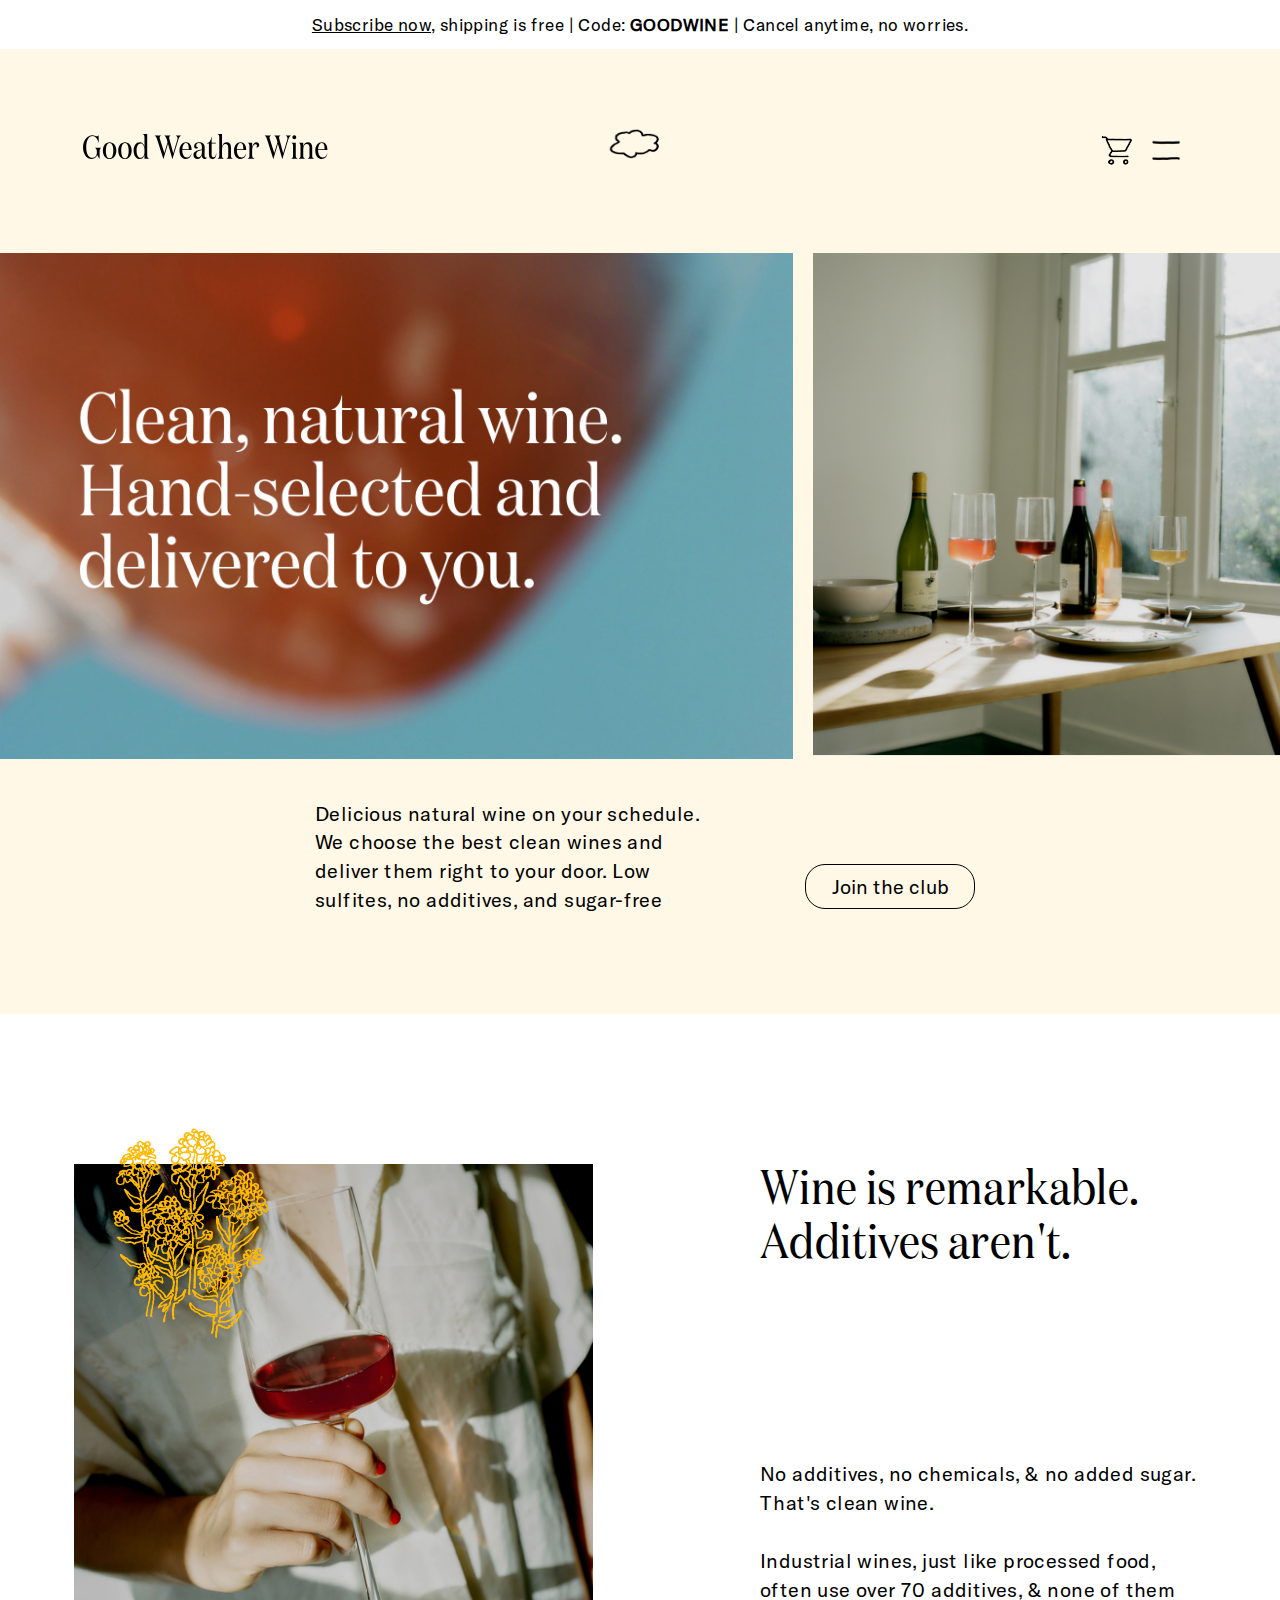
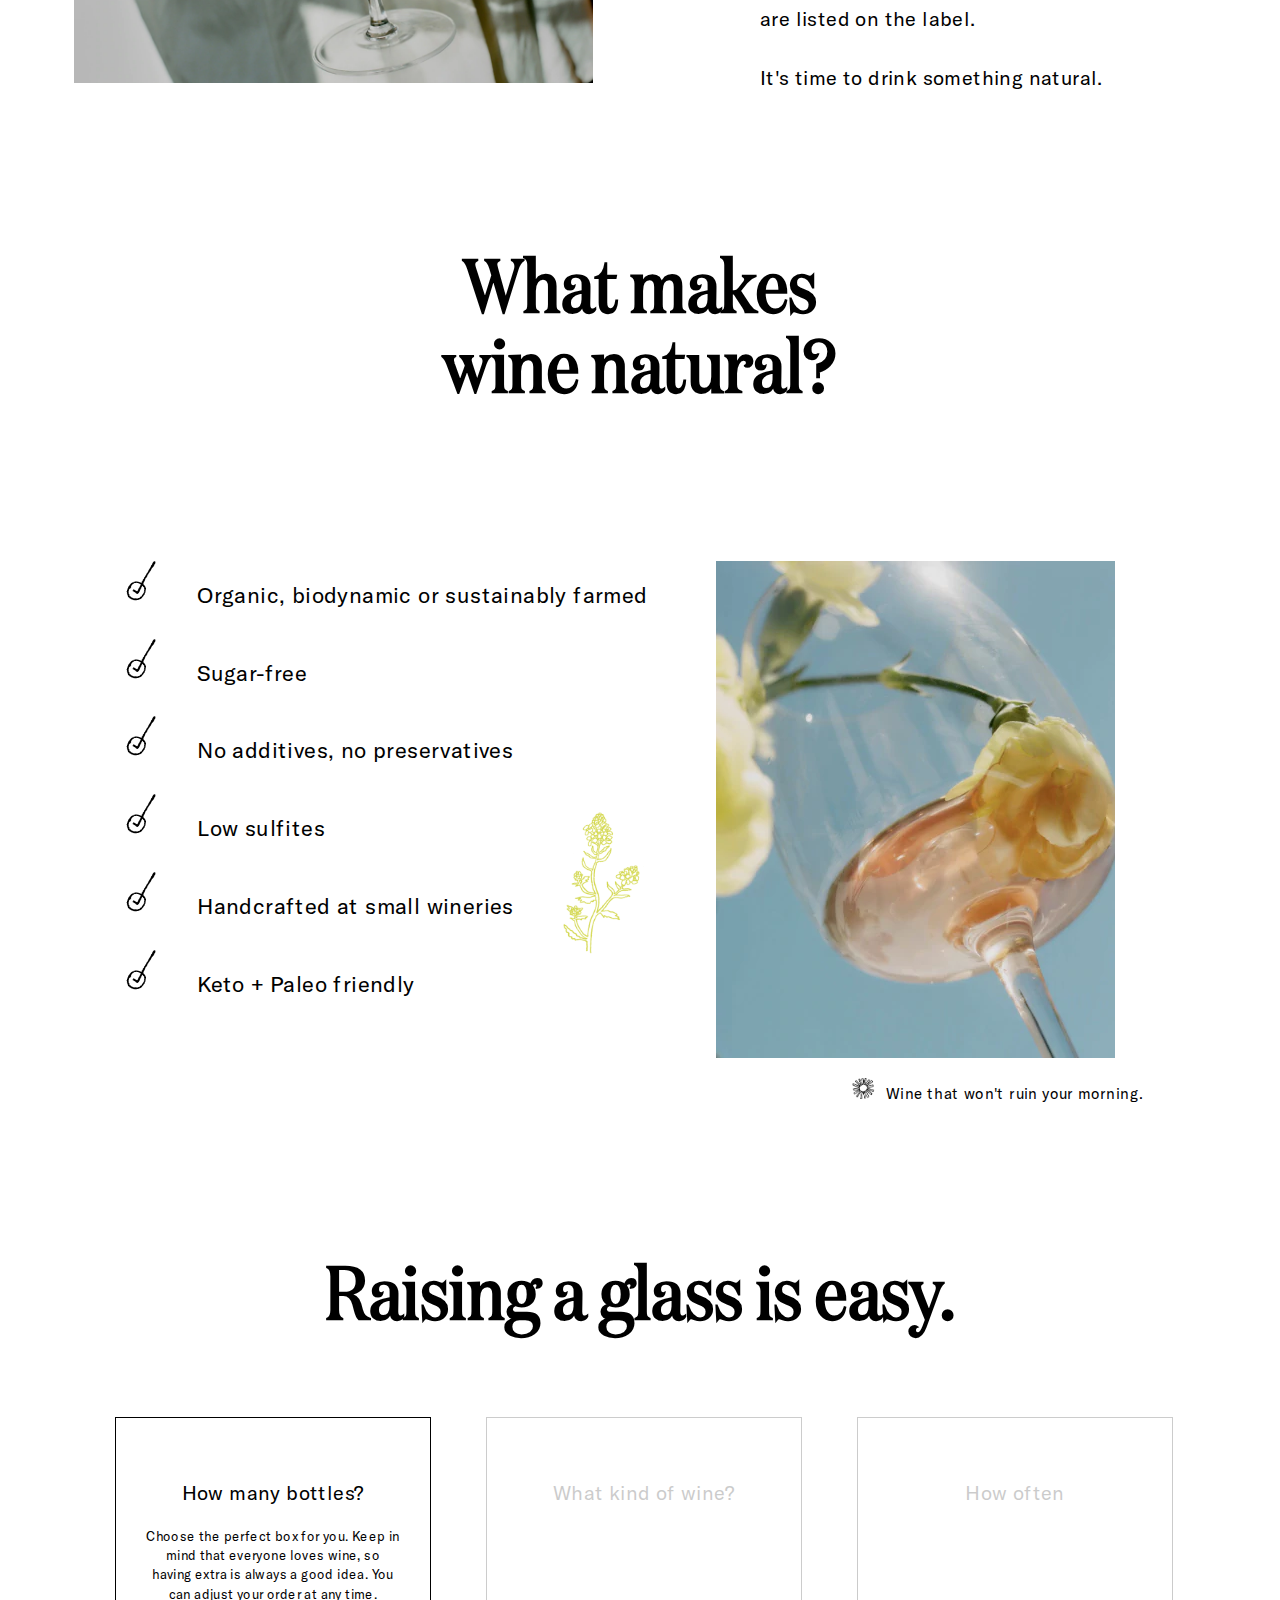
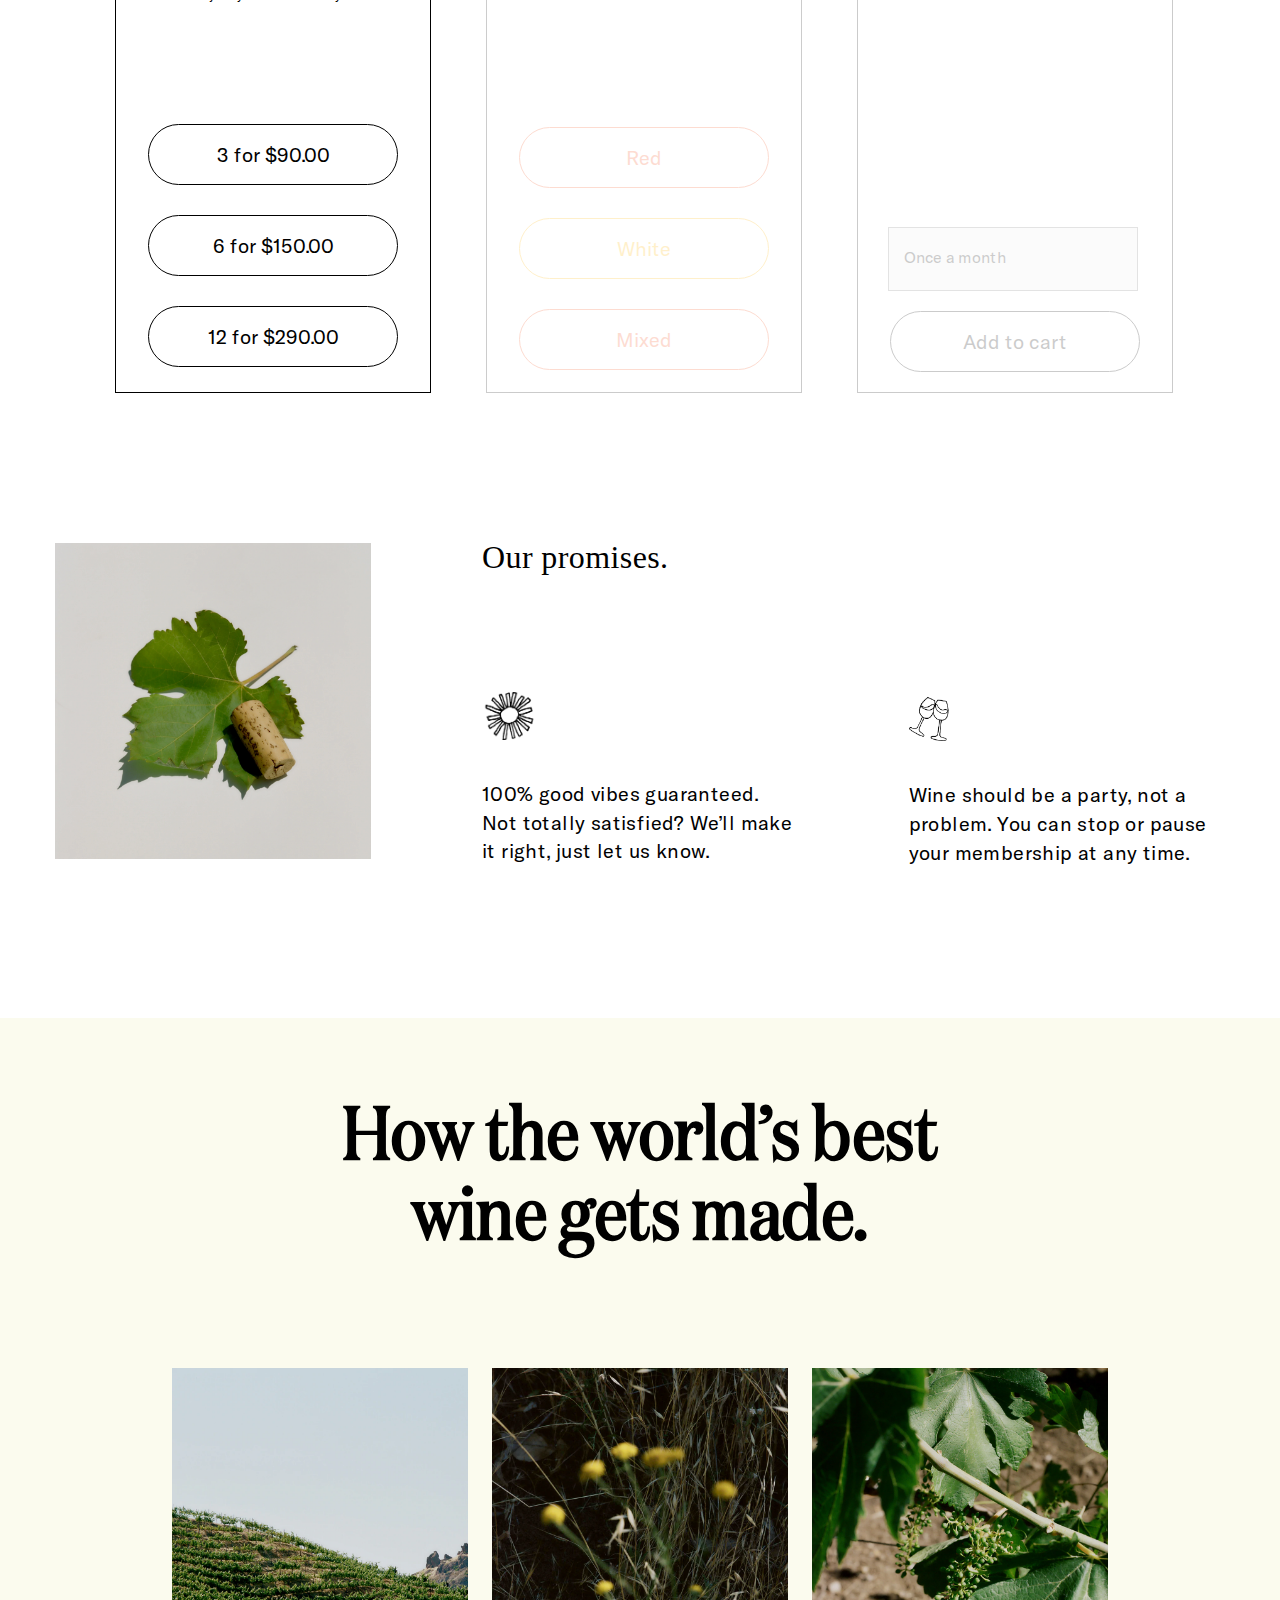
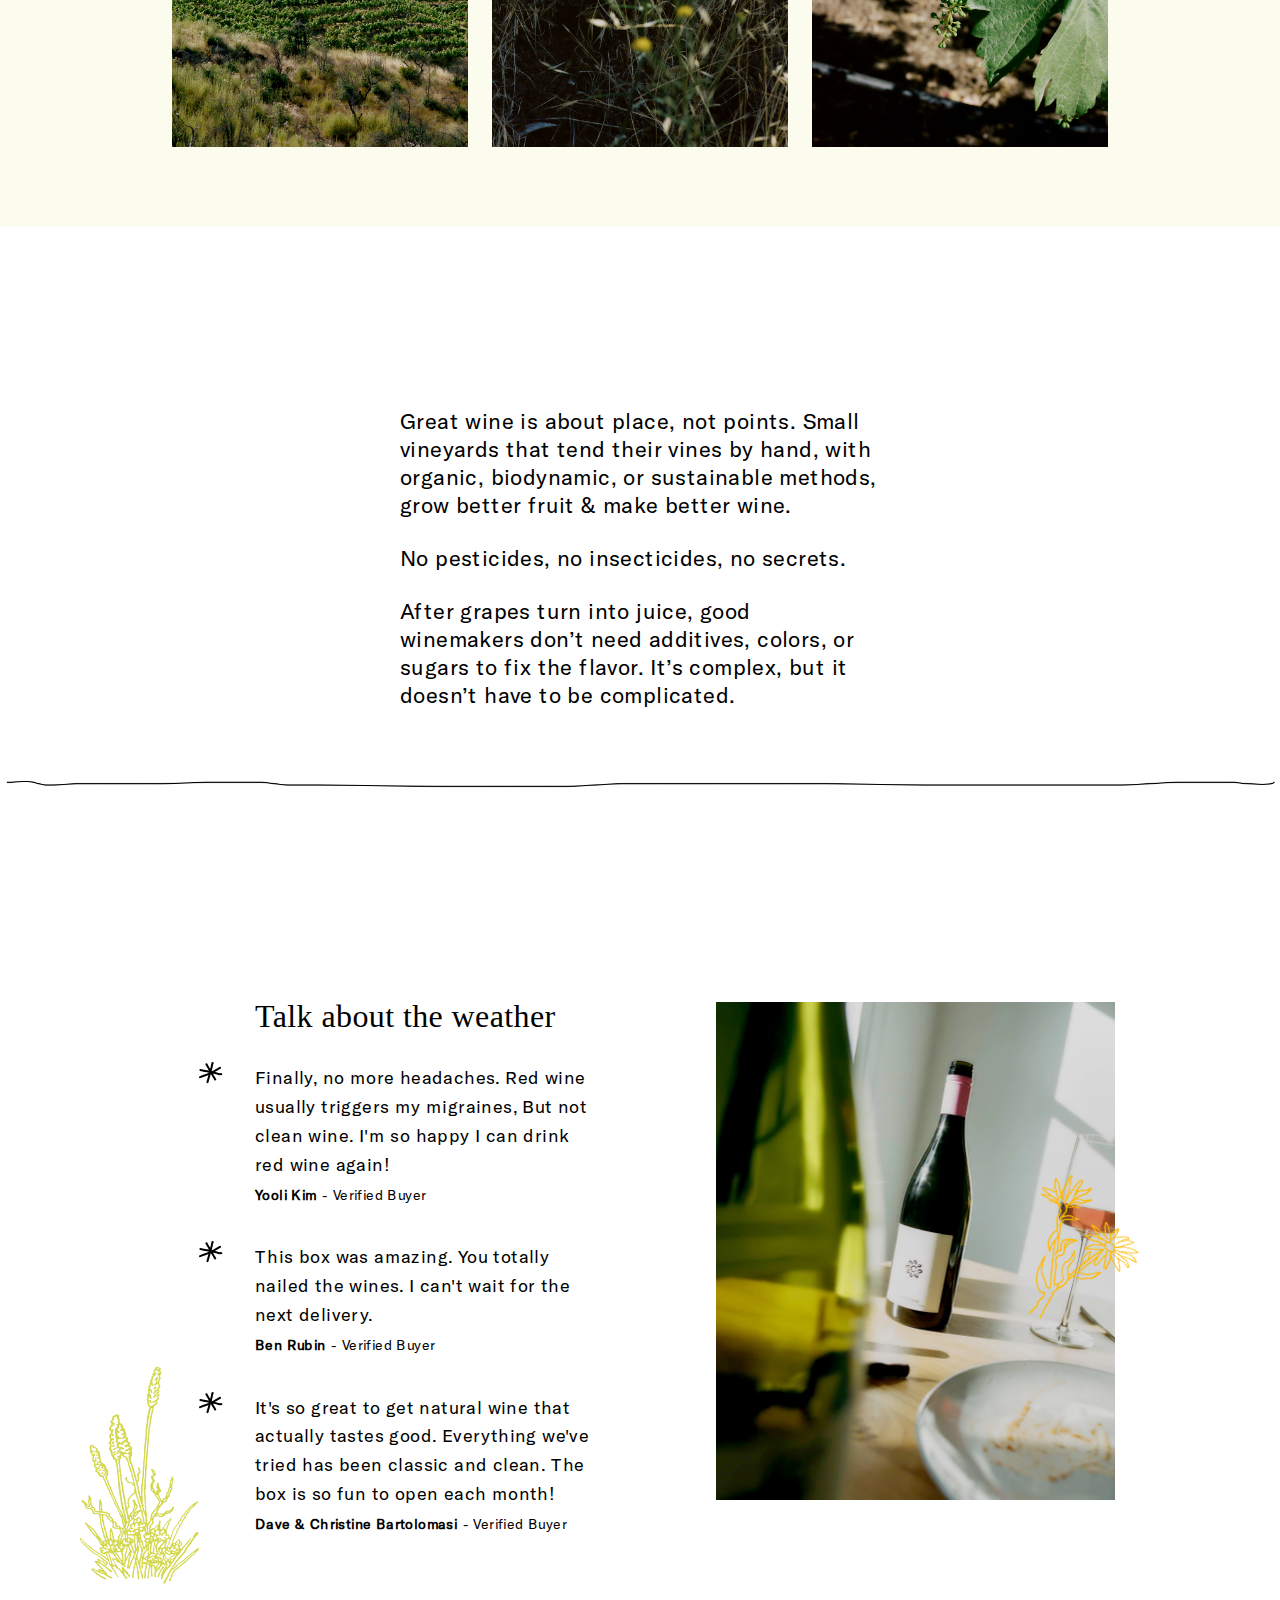
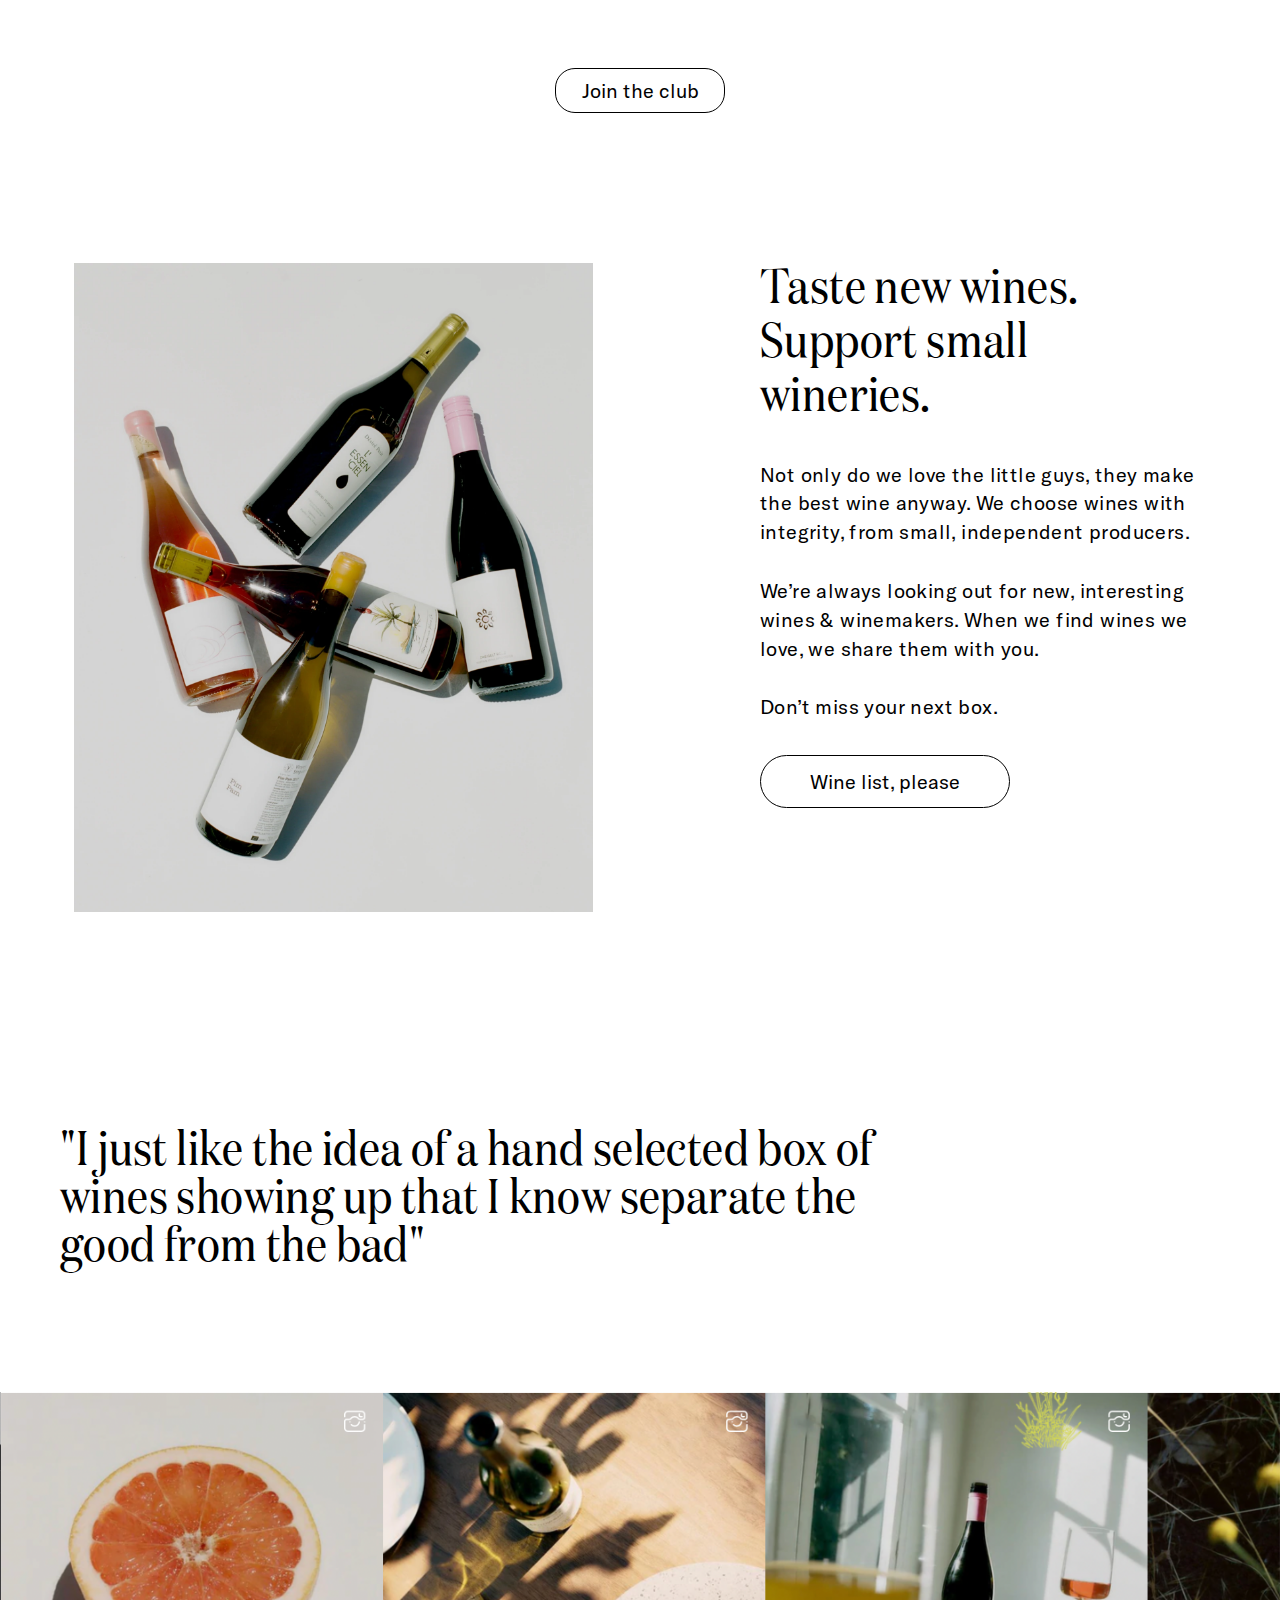
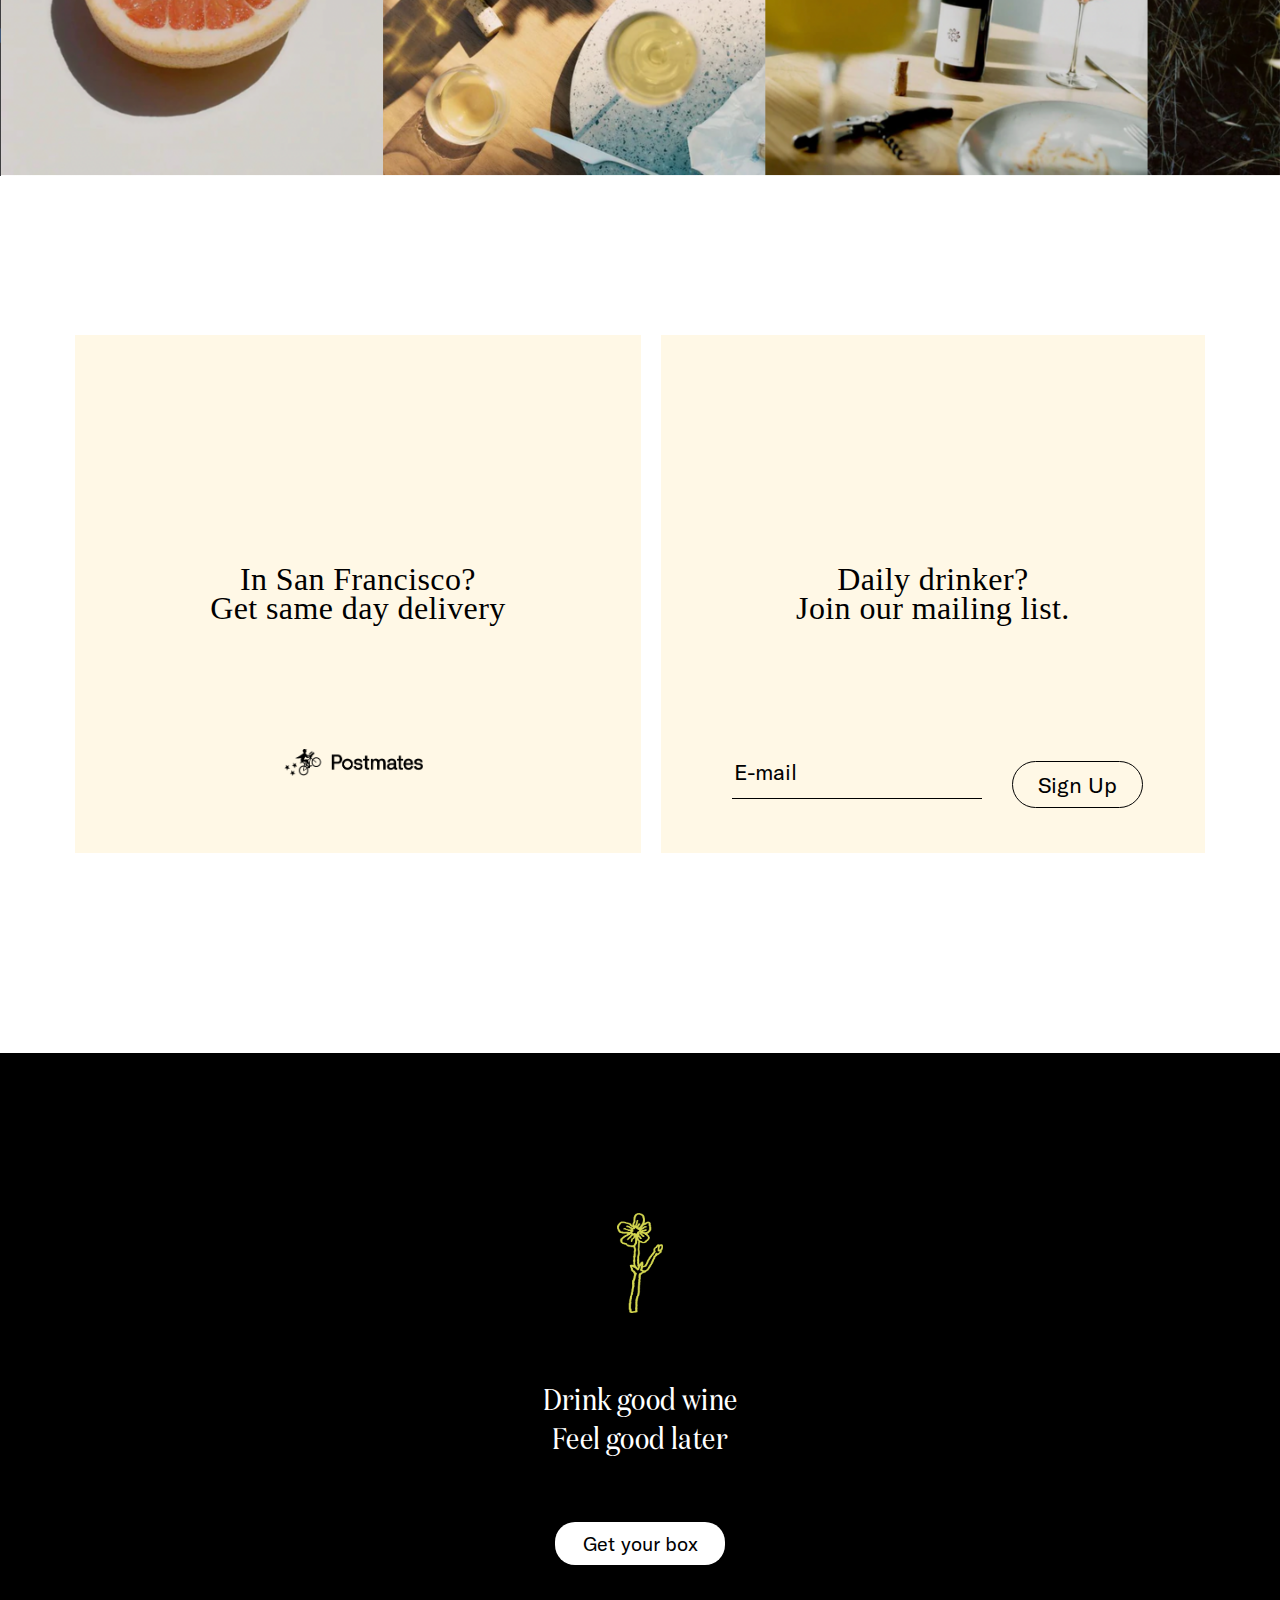
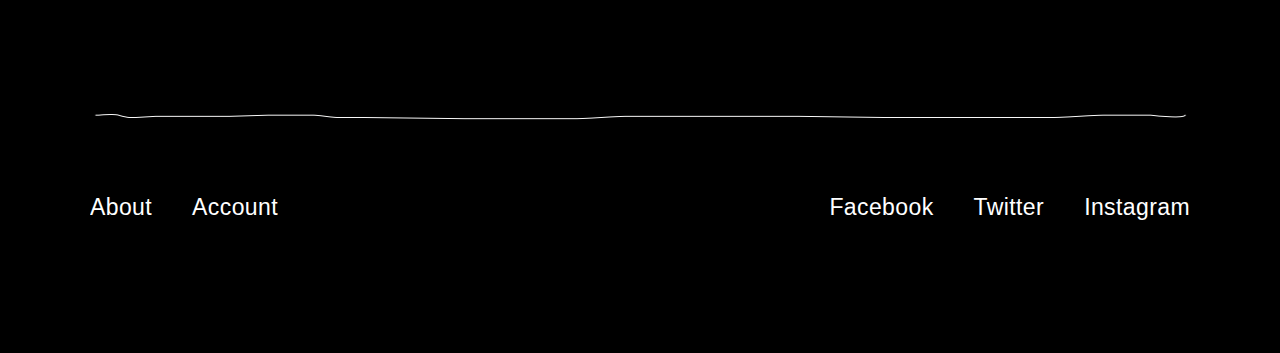
<file: index.html>
<!DOCTYPE html>
<html lang="en">
<head>
    <meta charset="UTF-8">
    <meta http-equiv="X-UA-Compatible" content="IE=edge">
    <meta name="viewport" content="width=device-width, initial-scale=1.0">
    <title>Good Weather Wine</title>
    <link rel="stylesheet" href="css/normalize.css">
    <link rel="stylesheet" href="css/style.css">
</head>

<body>
    <main>
        <div>
       <section class="page-banner">
           <p><span class="underline">Subscribe now</span>, shipping is free | Code: <span class="bold">GOODWINE</span> | Cancel anytime, no worries.</p>
       </section>

       <header class="topbar">
        <div class="fluid-container">
           <div class="topbar__wrapper">
                <div class="topbar__wordmark">
                <img class="topbar__wordmark-link" src="images/Good_Weather_Wine.svg" alt="Logo">
                </div>

                <div class="topbar__icon">
                <a href="#">
                <img class="gif" src="images/Black_GoodWeather_Animation.gif" alt="gif">
                </a>
                </div>

                <nav class="topbar__nav">
                <img class="bag" src="images/Schermafbeelding 2022-04-19 om 15.53.52.png" alt=""></a>                
                <img class="dropdown" src="images/Schermafbeelding 2022-04-19 om 15.53.57.png" alt="Dropdown Menu">
                </nav>  
            </div>
        </div>
        </header>

        <div class="one">
        <div class="fluid-container">
        <section class="section-one">
            <img src="images/img section one.png" alt="blurry">
            <img class="none" src="images/img section one-one.png" alt="wine">
        </section>

        <section class="section-one__text"> 
            <p>Delicious natural wine on your schedule. We choose the best clean wines and deliver them right to your door. Low sulfites, no additives, and sugar-free</p>
            <button class="button__outline">Join the club</button>
            </div>
        </section>
        </div>
        </div>
        </div>

        <section class="flower">
           <img src="images/1-Flower.webp" alt="flower">
        </section>

        <div class="fluid-container">
        <section class="section-two">
            <div class="section-two__image">
            <img src="images/Remarkable-1_1296x.jpg.webp" alt="wine">
            </div>

            <div class="section-two__text">
            <h2>Wine is remarkable. <br> Additives aren't.</h2>
            <div class="section-two__body-text">
            <p>No additives, no chemicals, & no added sugar. That's clean wine.</p>
            <p>Industrial wines, just like processed food, often use over 70 additives, & none of them are listed on the label.</p>
            <p>It's time to drink something natural.</p>
            </div>
            </div>
        </section>
        </div>

        <h1>What makes <br>wine natural?</h1>
        <div class="flower-small">
           <img src="images/2-Flower_270x392.png.webp" alt="flower">
        </div>
        <section class="section-three">
            <ol>
                <li>Organic, biodynamic or sustainably farmed</li>
                <li>Sugar-free</li>
                <li>No additives, no preservatives</li>
                <li>Low sulfites</li>
                <li>Handcrafted at small wineries</li>
                <li>Keto + Paleo friendly</li>
            </ol>
            <img src="images/image_41_900x.png.webp" alt="wine">
            <figure class="figcaption">
            <figcaption><img src="images/4-Sun.png.webp" alt="sun">Wine that won't ruin your morning.</figcaption>
            </figure>  
        </section>
        </div>

        <div class="fluid-container">
            <div class="section-four__title">
            <h1>Raising a glass is easy.</h1>
            </div>
            <section class="section-four">
                <article class="article article__first">
                    <p class="article__title">How many bottles?</p>
                    <p class="body-text">Choose the perfect box for you. Keep in mind that everyone loves wine, so having extra is always a good idea. You can adjust your order at any time.</p>
                    <button class="button__outline button__article">3 for $90.00</button>
                    <button class="button__outline button__article">6 for $150.00</button>
                    <button class="button__outline button__article">12 for $290.00</button>
                </article>
    
                <article class="article article__second">
                    <p class="article__title article__title-second">What kind of wine?</p>
                    <button class="red button__outline button__article">Red</button>
                    <button class="white button__outline button__article">White</button>
                    <button class="mixed button__outline button__article">Mixed</button>
                </article>
    
                <article class="article article__third">
                    <p class="article__title article__title-third">How often</p>
                    <select name="often" class="input">
                        <option value="Once a month">Once a month</option>
                        <option value="Every other month">Every other month</option>
                        <option value="Every third month">Every third month</option>
                        <option value="Every fourth month">Every fourth month</option>
                      </select>
                    <button class="button__outline button__article">Add to cart</button>
                </article>
            </section>
            </div>

            <div class="fluid-container">
                <section class="section-five">
                    <div class="parent">
                        <div class="image-leaf">
                            <div class="item1"><img src="images/Promises-1.jpg.webp" alt="leaf"></div>
                        </div>

                        <div class="text-leaf__1">
                            <div class="text-leaf">
                            <div class="item2"><h3>Our promises.</h3></div> 
                            </div>

                            <div class="item3"><img src="images/4-Sun.png.webp" alt="sun"></div>
                            <div class="item4"><p>100% good vibes guaranteed. Not totally satisfied? We’ll make it right, just let us know.</p></div>
                        </div>

                        <div class="text-leaf__2 ">
                            <div class="item5"><img src="images/5-Glasses.png.webp" alt=""></div>
                            <div class="item6"><p>Wine should be a party, not a problem. You can stop or pause your membership at any time.</p></div>
                        </div>
                    </div>
                </section>
            </div>

            <div class="two">
                <div class="fluid-container">
                    <section class="section-six">
                        <h1 class="section-six__title">How the world’s best wine gets made.</h1>
                        <div class="section-six__grid">
                        <img class="photo-grid" src="images/World-Best-1.png.webp" alt="">
                        <img class="photo-grid" src="images/World-Best-2.png.webp" alt="">
                        <img class="photo-grid" src="images/World-Best-3.png.webp" alt="">
                        </div>
                        <div class="flower-flipped">
                            <img src="images/6-Flower-Flipped_4b03246f-d83a-4900-95f9-9fe8e3d0c5ec.png.webp" alt="">
                        </div>
                    </section>
            </div>
            </div>

            <div class="grass">
                <img src="images/7-Grass_450x573.png.webp" alt="grass">
            </div>

            <div class="fluid-container">
                <section class="section-seven">
                    <div class="section-seven__text">
                    <p>Great wine is about place, not points. Small vineyards that tend their vines by hand, with organic, biodynamic, or sustainable methods, grow better fruit & make better wine.</p>
                    <p>No pesticides, no insecticides, no secrets. </p>
                    <p>After grapes turn into juice, good winemakers don’t need additives, colors, or sugars to fix the flavor. It’s complex, but it doesn’t have to be complicated.</p>
                    </div>
                    <div class="line line-white">
                    <img class="line" src="images/line white.png" alt="line">
                    </div>
                </section>
            </div>

            <div class="fluid-container">
                <section class="section-eight">
                    <ol>
                        <h3 class="section-eight__title">Talk about the weather</h3>
                        <li>Finally, no more headaches. Red wine usually triggers my migraines, But not clean wine. I'm so happy I can drink red wine again!<br> <span class="name">Yooli Kim</span> <span class="buyer">- Verified Buyer</span></li>
                        <li>This box was amazing. You totally nailed the wines. I can't wait for the next delivery.<br><span class="name">Ben Rubin</span> <span class="buyer">- Verified Buyer</span></li>
                        <li>It's so great to get natural wine that actually tastes good. Everything we've tried has been classic and clean. The box is so fun to open each month!<br><span class="name">Dave & Christine Bartolomasi</span> <span class="buyer">- Verified Buyer</span></li>
                    </ol>
                    <img src="images/Testimonial-1_900x.jpg.webp" alt="wine">
                </section>
            </div>

            <button class="button__outline">Join the club</button>


            <div class="fluid-container">
                <section class="section-two">
                    <div class="section-two__image section-nine">
                    <img src="images/46690008.jpg.webp" alt="wine">
                    </div>
        
                    <div class="section-two__text section-nine__title">
                    <h2>Taste new wines. Support small wineries.</h2>
                    <div class="section-two__body-text">
                    <p>Not only do we love the little guys, they make the best wine anyway. We choose wines with integrity, from small, independent producers.</p>
                    <p>We’re always looking out for new, interesting wines & winemakers. When we find wines we love, we share them with you.</p>
                    <p>Don’t miss your next box.</p>
                    </div>
                    <button class="button__outline button-winelist">Wine list, please</button>
                    </div>
                </section>
                </div>

            <div class="quote">
            <blockquote><h1>"I just like the idea of a hand selected box of wines showing up that I know separate the good from the bad"</h1></blockquote> 
            </div>

            <div class="instagram">
                <img src="images/Schermafbeelding 2022-04-28 om 13.00.31.png" alt="slider">
            </div>

            <div class="fluid-container">
                <div class="container-wrapper">
                <section class="articles">
                <article class="article_1">
                    <h3>In San Francisco?<br> Get same day delivery</h3>
                    <img class="postmates" src="images/postmates.png.webp" alt="postmates">
                </article>
                <article class="article_2">
                    <h3>Daily drinker?<br> Join our mailing list.</h3>
                    <form action="#">
                    <input class="e-mail" type="email" name="emailaddress" placeholder="E-mail">
                    <input class="button__outline button__submit" type="submit" value="Sign Up"></p>
                    </form>
                </article>
                </section>
                </div>
            </div>
    </main>

    <footer>
        <div class="footer">
            <div class="drawing">
            <img src="images/9-Flower.png" alt="Flower">
        </div>

        <div class="title_footer">
            <h1 class="title_footer_h1">Drink good wine</h1>
            <h1 class="title_footer_h1">Feel good later</h1>
        </div>

        <button>Get your box</button>

        <div class="line_img">
        <img class="line" src="images/Schermafbeelding 2022-04-25 om 22.50.54.png" alt="line">
        </div>
    
        <div class="nav">
        <ul class="navlist">
            <li><a href="#">About</a></li>
            <li><a href="#">Account</a></li>

            <div class="socials">
            <li><a href="#">Facebook</a></li>
            <li><a href="#">Twitter</a></li>
            <li><a href="#" style="padding-right: 0px;">Instagram</a></li>
            </div>
        </ul>
        </div>
    </footer>
    </div>

</body>
</html>
</file>
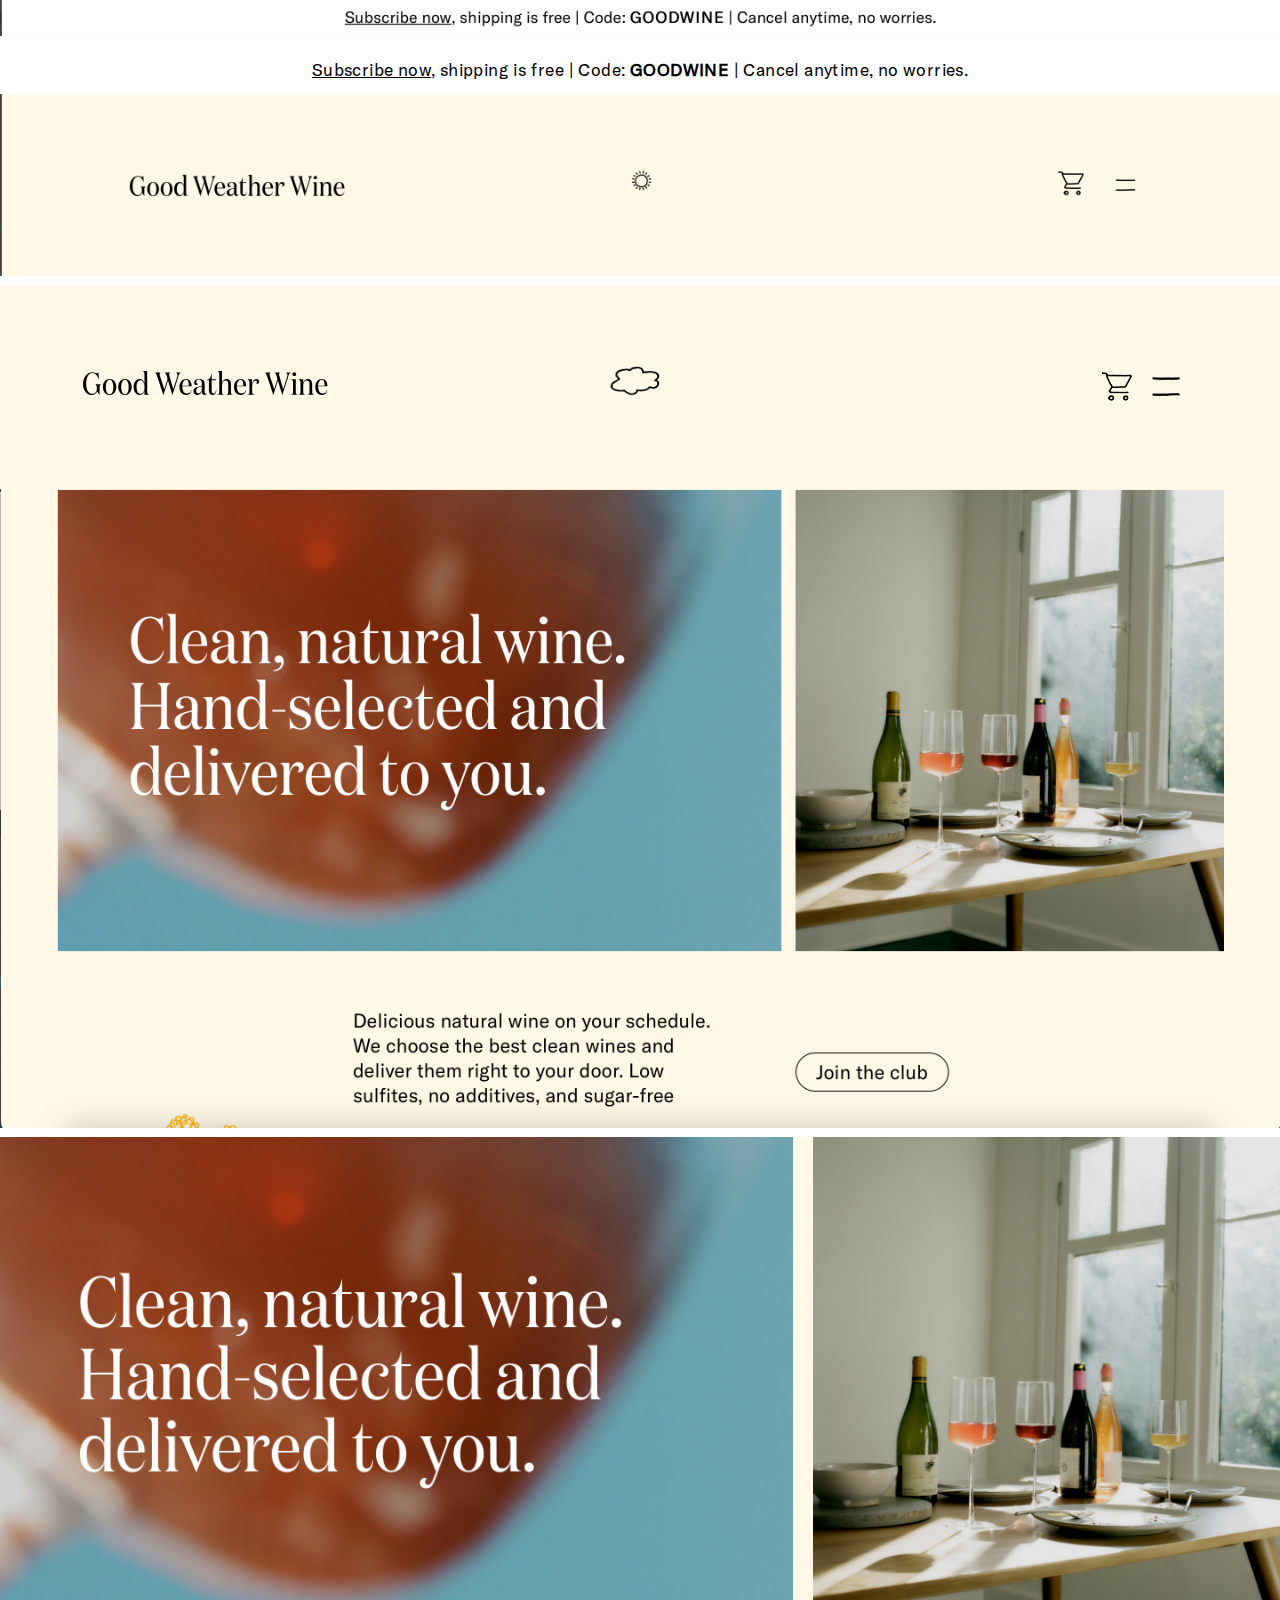
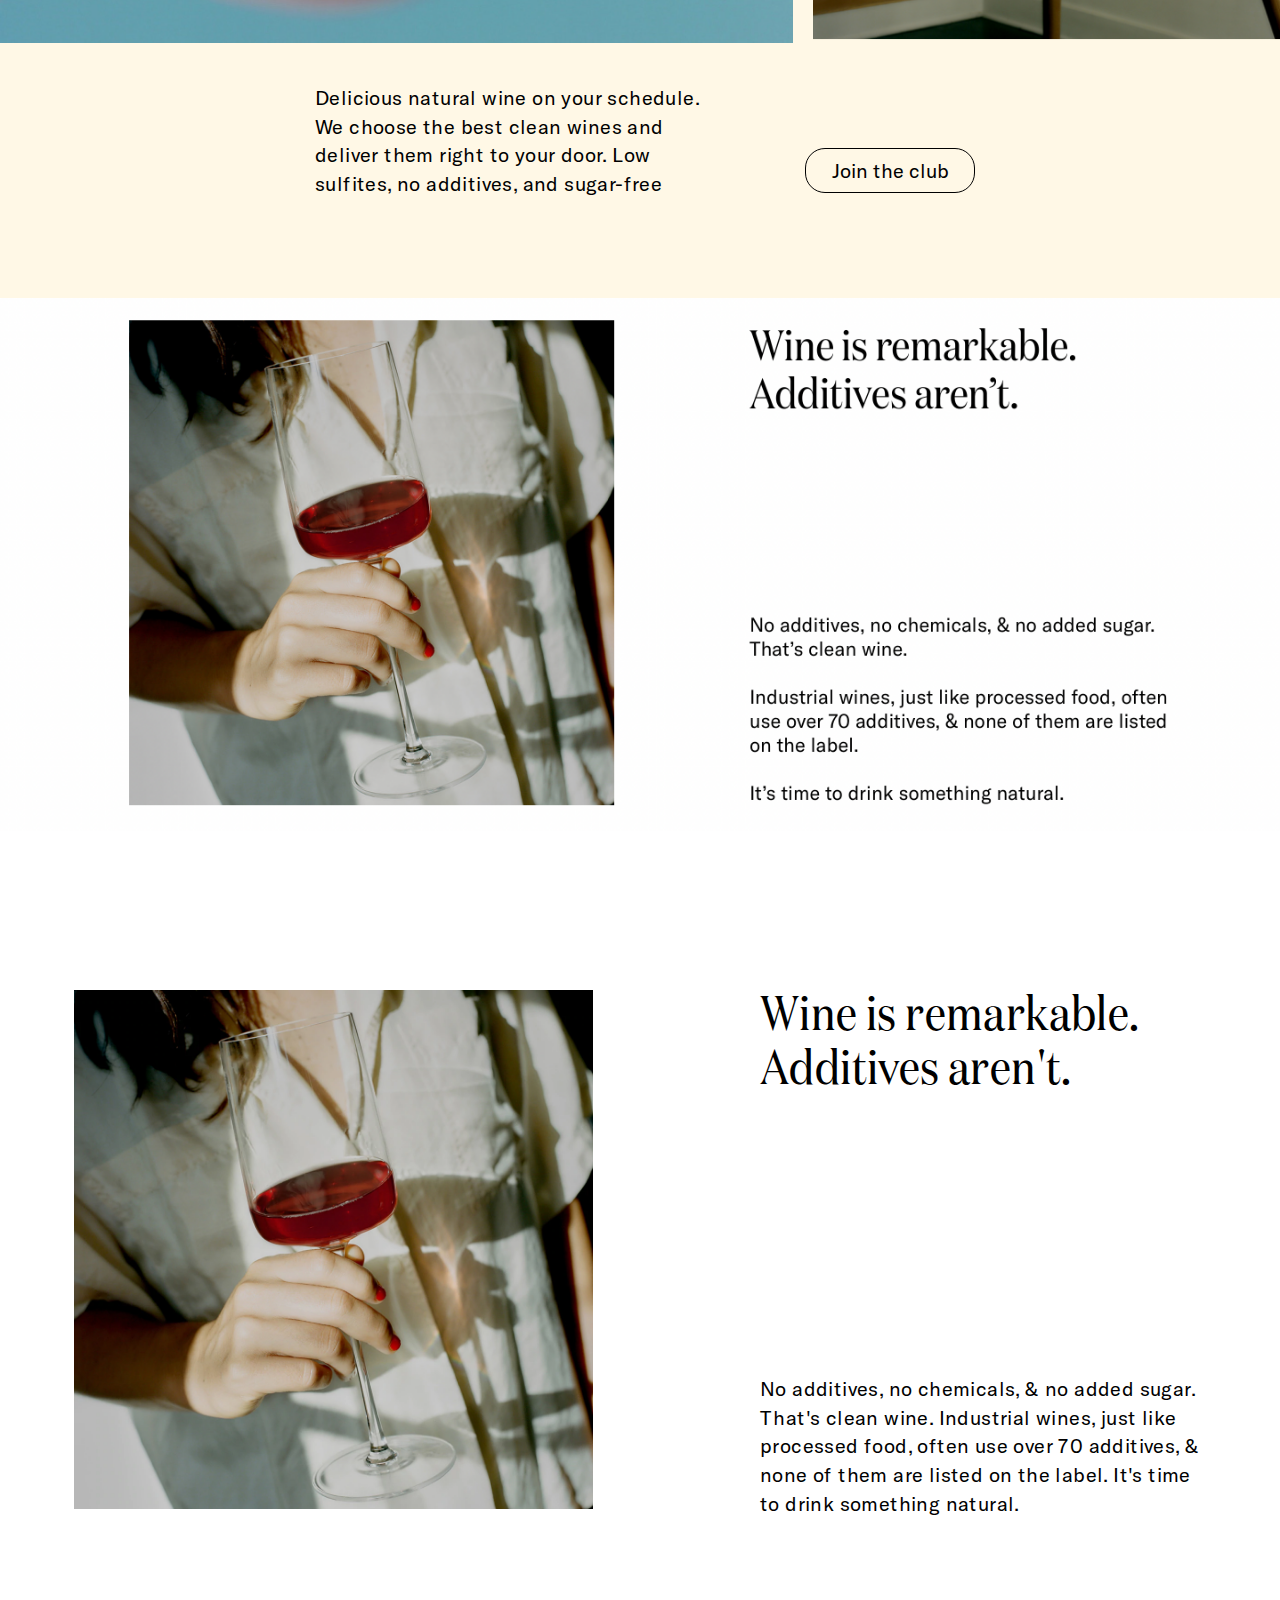
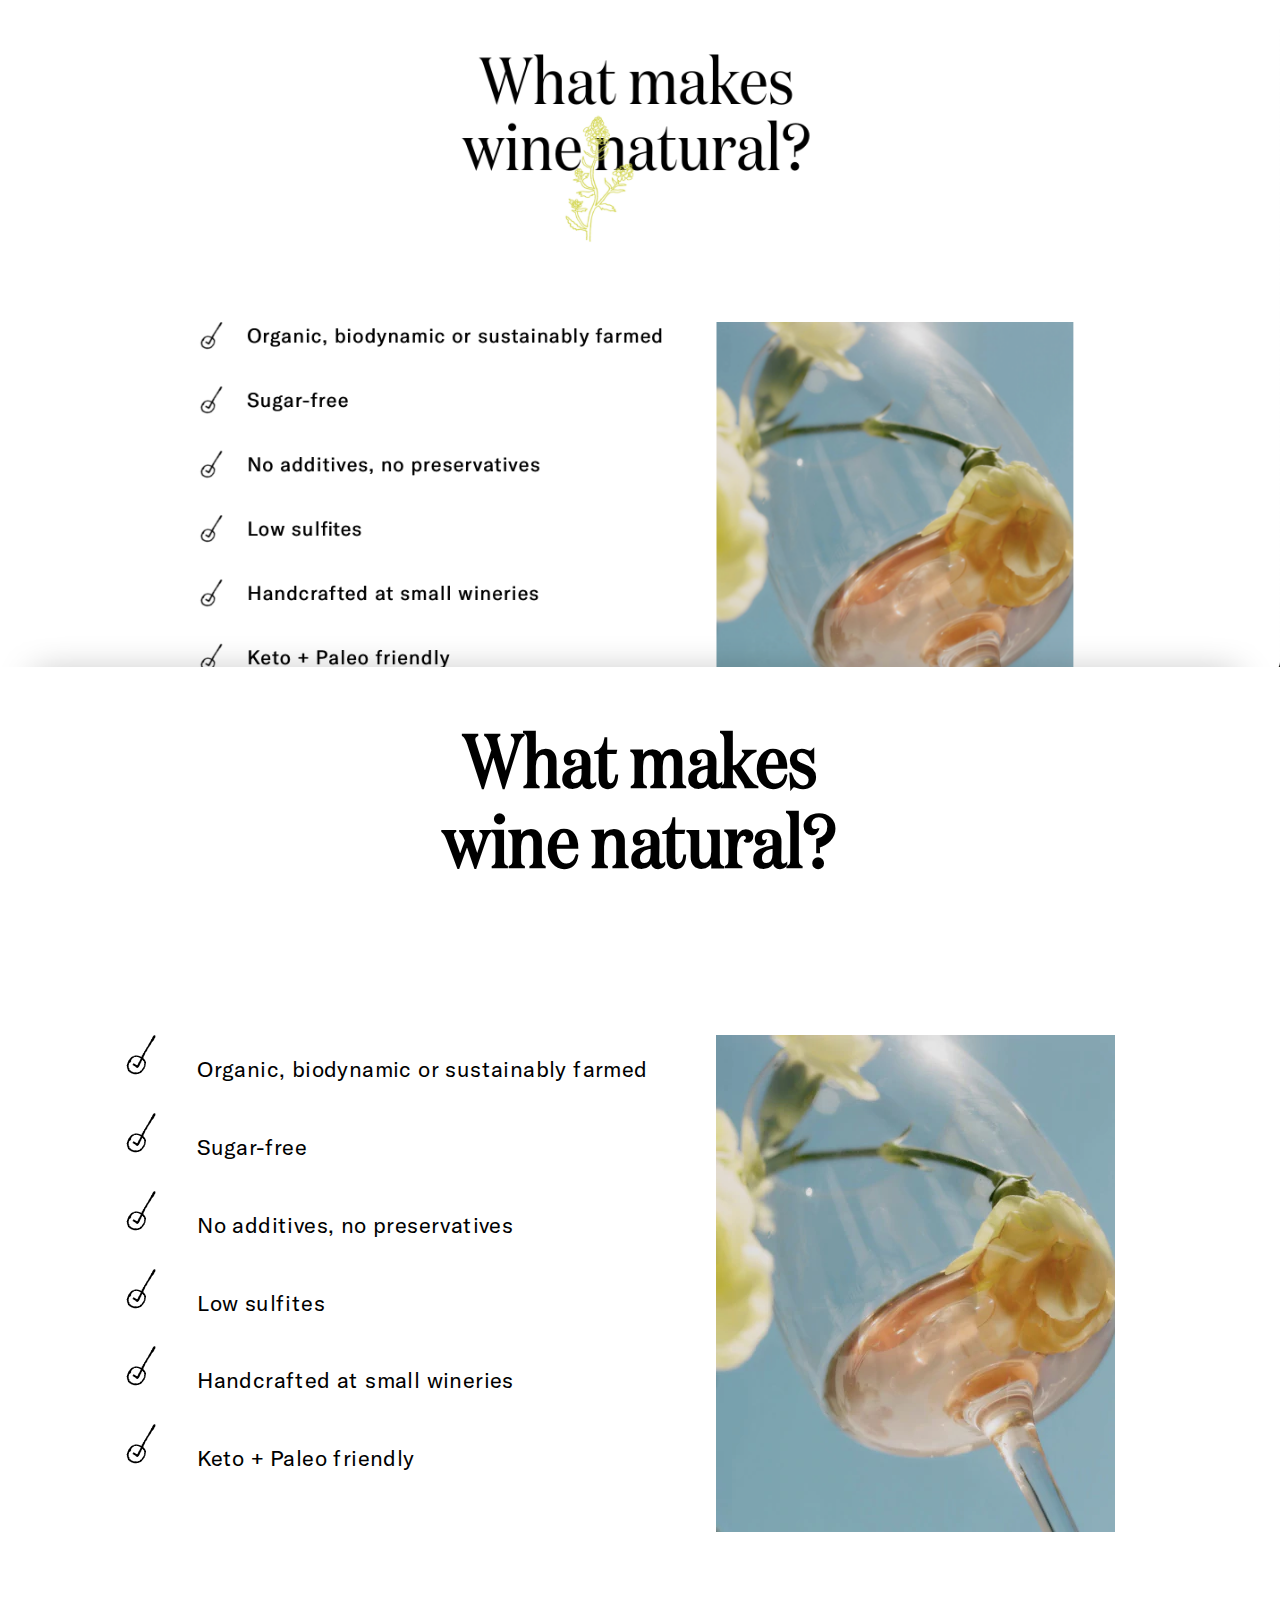
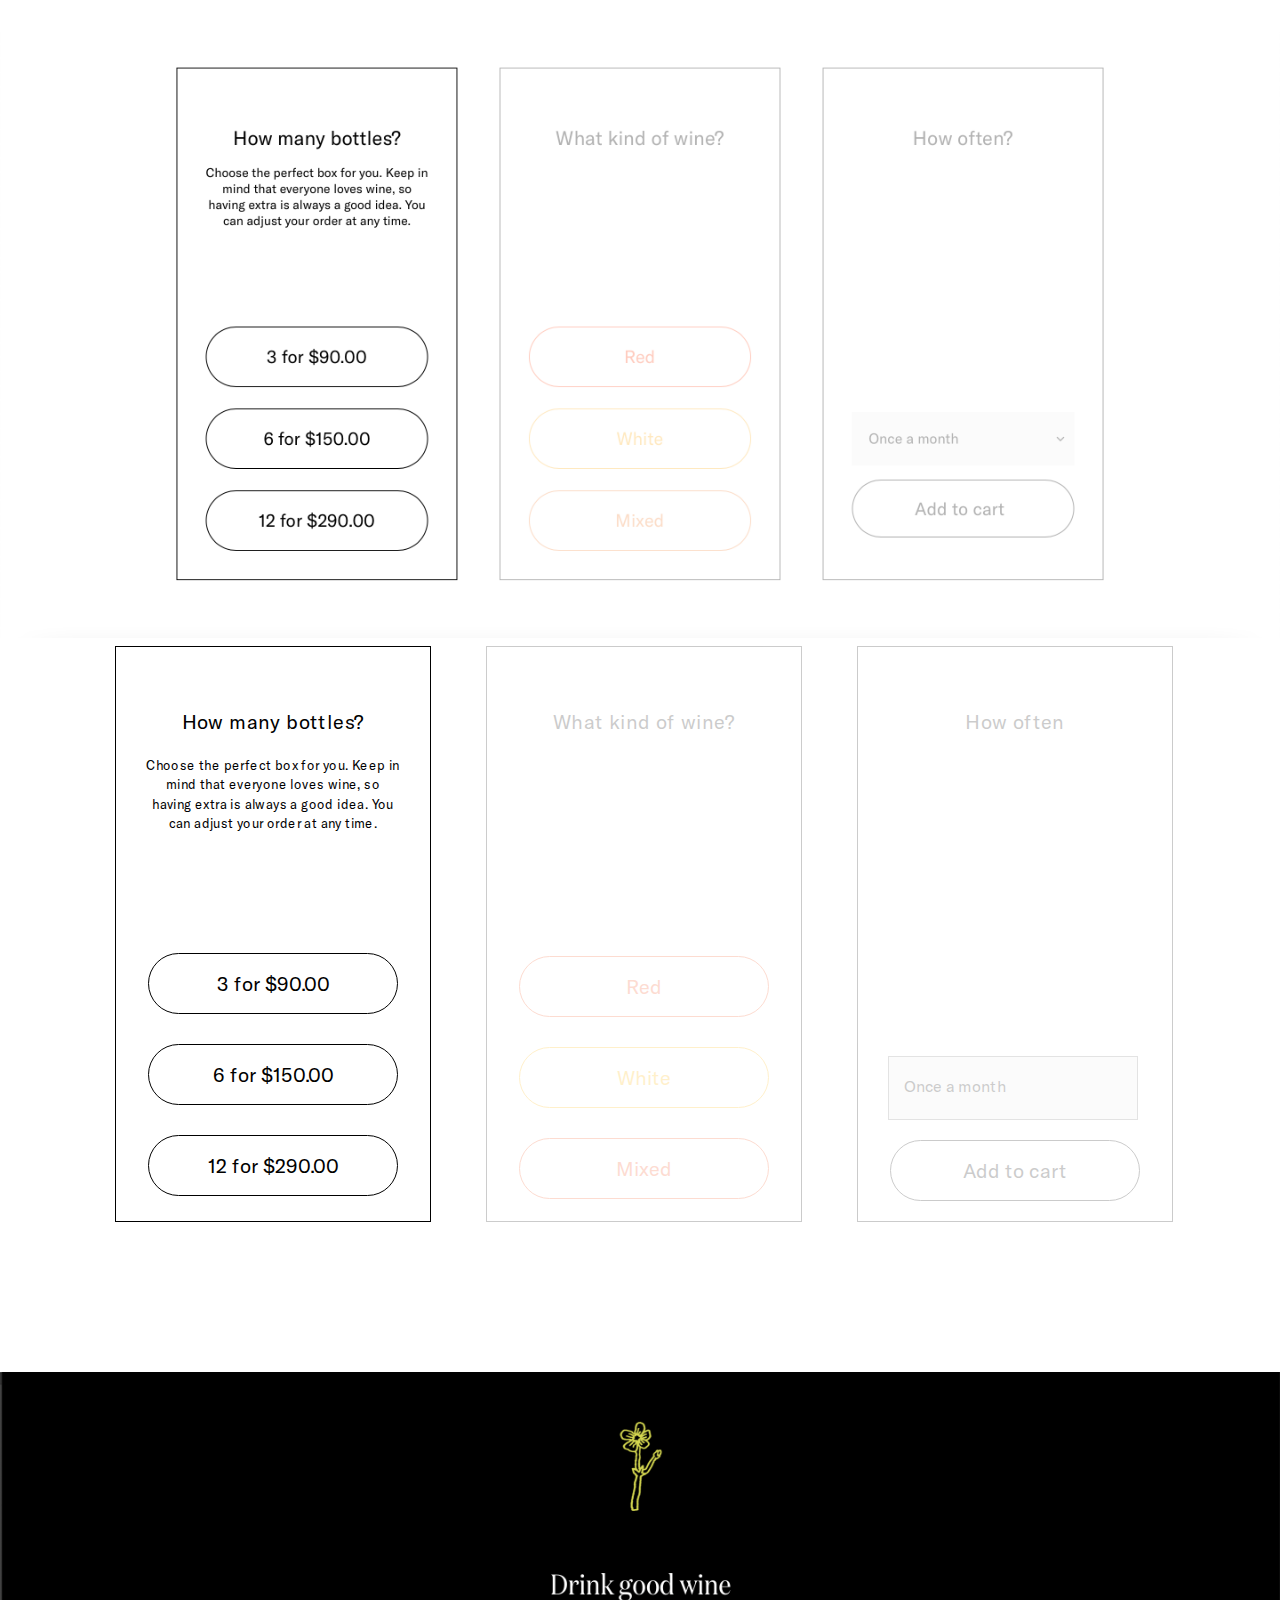
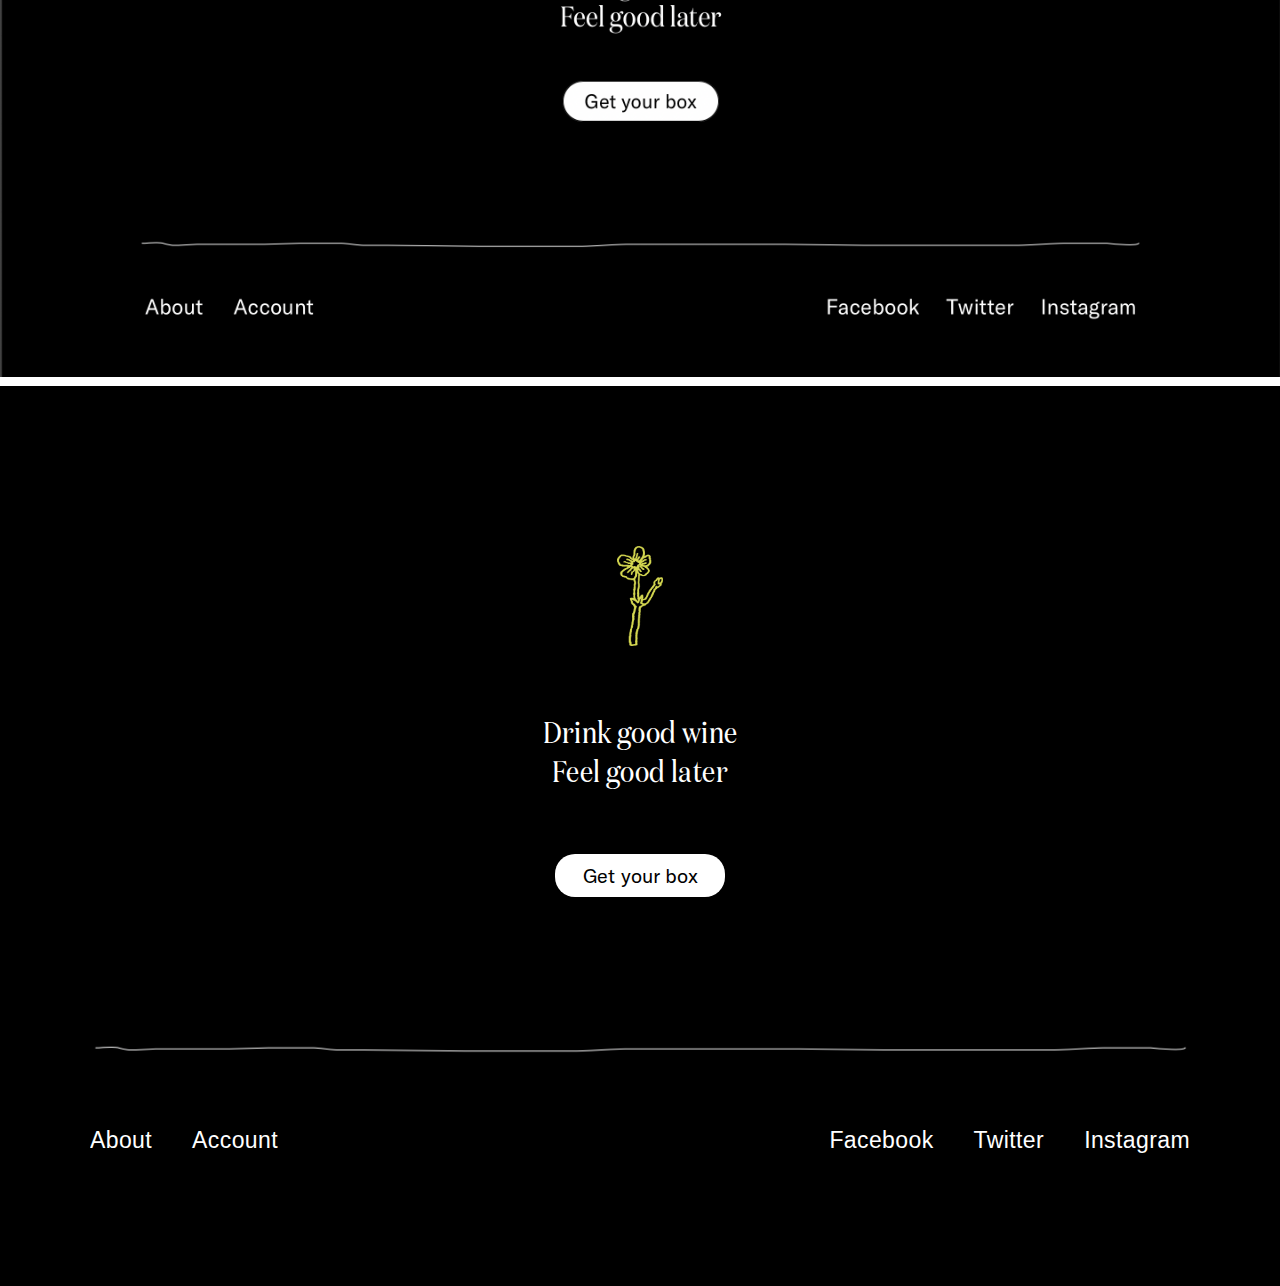
<file: components/index.html>
<!DOCTYPE html>
<html lang="en">
<head>
    <meta charset="UTF-8">
    <meta http-equiv="X-UA-Compatible" content="IE=edge">
    <meta name="viewport" content="width=device-width, initial-scale=1.0">
    <title>Components</title>
    <link rel="stylesheet" href="../css/normalize.css">
    <link rel="stylesheet" href="../css/style.css">
</head>

<body>
    <main>
        <section class="screenshot">
            <img src="../images/page-banner.png" alt="banner">
        </section>

        <div>
       <section class="page-banner">
           <p><span class="underline">Subscribe now</span>, shipping is free | Code: <span class="bold">GOODWINE</span> | Cancel anytime, no worries.</p>
       </section>

       <section class="screenshot">
           <img src="../images/page-header.png" alt="header">
       </section>

       <header class="topbar">
        <div class="fluid-container">
           <div class="topbar__wrapper">
                <div class="topbar__wordmark">
                <img class="topbar__wordmark-link" src="../images/Good_Weather_Wine.svg" alt="Logo">
                </div>

                <div class="topbar__icon">
                <a href="#">
                <img class="gif" src="../images/Black_GoodWeather_Animation.gif" alt="gif">
                </a>
                </div>

                <nav class="topbar__nav">
                <img class="bag" src="../images/Schermafbeelding 2022-04-19 om 15.53.52.png" alt=""></a>                
                <img class="dropdown" src="../images/Schermafbeelding 2022-04-19 om 15.53.57.png" alt="Dropdown Menu">
                </nav>  
            </div>
        </div>
        </header>

        <section class="screenshot">
            <img src="../images/Schermafbeelding 2022-04-19 om 23.22.14.png" alt="">
        </section>

        <div class="one">
        <div class="fluid-container">
        <section class="section-one">
            <img src="../images/img section one.png" alt="blurry">
            <img src="../images/img section one-one.png" alt="wine">
        </section>

        <section class="section-one__text"> 
            <p>Delicious natural wine on your schedule. We choose the best clean wines and deliver them right to your door. Low sulfites, no additives, and sugar-free</p>
            <button class="button__outline">Join the club</button>
            </div>
        </section>
        </div>
        </div>
        </div>

        <section class="screenshot">
            <img src="../images/section-two.png" alt="">
        </section>

        <div class="fluid-container">
        <section class="section-two">
            <div class="section-two__image">
            <img src="../images/Remarkable-1_1296x.jpg.webp" alt="wine">
            </div>

            <div class="section-two__text">
            <h2>Wine is remarkable. <br> Additives aren't.</h2>
            <p>No additives, no chemicals, & no added sugar. That's clean wine. Industrial wines, just like processed food, often use over 70 additives, & none of them are listed on the label. It's time to drink something natural.</p>
            </div>
        </section>
        </div>

        <section class="screenshot">
            <img src="../images/section-three.png" alt="screenshot">
        </section>

        <div class="fluid-container">
            <h1>What makes <br> wine natural?</h1>
        <section class="section-three">
            <ol>
                <li>Organic, biodynamic or sustainably farmed</li>
                <li>Sugar-free</li>
                <li>No additives, no preservatives</li>
                <li>Low sulfites</li>
                <li>Handcrafted at small wineries</li>
                <li>Keto + Paleo friendly</li>
            </ol>
            <img src="../images/image_41_900x.png.webp" alt="wine">
        </section>
        </div>

        <section class="screenshot">
            <img src="../images/Schermafbeelding 2022-04-25 om 21.53.32.png" alt="screenshot">
        </section>

        <div class="fluid-container">
            <section class="section-four">
                <article class="article article__first">
                    <p class="article__title">How many bottles?</p>
                    <p class="body-text">Choose the perfect box for you. Keep in mind that everyone loves wine, so having extra is always a good idea. You can adjust your order at any time.</p>
                    <button class="button__outline button__article">3 for $90.00</button>
                    <button class="button__outline button__article">6 for $150.00</button>
                    <button class="button__outline button__article">12 for $290.00</button>
                </article>
    
                <article class="article article__second">
                    <p class="article__title article__title-second">What kind of wine?</p>
                    <button class="red button__outline button__article">Red</button>
                    <button class="white button__outline button__article">White</button>
                    <button class="mixed button__outline button__article">Mixed</button>
                </article>
    
                <article class="article article__third">
                    <p class="article__title article__title-third">How often</p>
                    <select name="often" class="input">
                        <option value="Once a month">Once a month</option>
                        <option value="Every other month">Every other month</option>
                        <option value="Every third month">Every third month</option>
                        <option value="Every fourth month">Every fourth month</option>
                      </select>
                    <button class="button__outline button__article">Add to cart</button>
                </article>
            </section>
            </div>
    </main>

    <section class="screenshot">
        <img src="../images/footer.png" alt="screenshot">
    </section>

    <footer>
        <div class="footer">
            <div class="drawing">
            <img src="../images/9-Flower.png" alt="Flower">
        </div>

        <div class="title_footer">
            <h1 class="title_footer_h1">Drink good wine</h1>
            <h1 class="title_footer_h1">Feel good later</h1>
        </div>

        <button>Get your box</button>

        <div class="line_img">
        <img class="line" src="../images/Schermafbeelding 2022-04-25 om 22.50.54.png" alt="line">
        </div>
    
        <div class="nav">
        <ul class="navlist">
            <li><a href="#">About</a></li>
            <li><a href="#">Account</a></li>

            <div class="socials">
            <li><a href="#">Facebook</a></li>
            <li><a href="#">Twitter</a></li>
            <li><a href="#" style="padding-right: 0px;">Instagram</a></li>
            </div>
        </ul>
        </div>
    </footer>
    </div>

</body>
</html>
</file>
<file: css/style.css>
@font-face {
    font-family: 'GT America Regular';
    src: url("/fonts/FontsFree-Net-GT-America-Regular-1.ttf") format("opentype");
}

@font-face {
    font-family: 'Domaine Display Narrow';
    src: url("/fonts/DomaineDispNar-Regular.otf") format("opentype");
}

@media screen and (max-width: 600px) {
    .fluid-container {
        width: 386px;
    }

}

* {
    margin: 0 auto;
    box-sizing: border-box;
}

html {
    box-sizing: border-box;
}

body {
    font-family: "GT America Regular", "Helvetica Neue", Arial, "Lucida Grande", sans-serif;
    letter-spacing: 0.4px;
    line-height: 1.8rem;
}

main {
    display: block;
}

.container-one {
    background: #fff8e6;
}

.fluid-container {
    max-width: 1312px;
    margin: 0 auto;
}

p {
    font-size: 20px;
    font-weight: 1;
}

h1 {
    font-family: 'Domaine Display Narrow';
    font-size: 74px;
    padding-bottom: 100px;
    text-align: center;
    line-height: 5rem;
}

/* Page Banner */
.page-banner {
    text-align: center;
    padding-top: 10px;
    padding-bottom: 10px;
    letter-spacing: 0.4px;
}

.page-banner p {
    font-size: 1.08rem;
}

.bold {
    font-weight: 600;
}

.underline {
    text-decoration: underline;
} 

/* On screens that are 600px wide or less, make the menu links stack on top of each other instead of next to each other */
@media screen and (max-width: 600px) {
    .page-banner {
        padding: 10px;
    }
}


/* Header */
.topbar {
    background: #fff8e6;
}

.topbar__wrapper {
    display: flex;
    flex-direction: row;
    justify-content: space-between;
    height: 204px;
    margin: 0 auto;
    width: 87%;
    align-items: center;
}

.topbar__wordmark {
    margin: 0;
}

.topbar__wordmark-link {
    width: 245px;
}

.topbar__icon {
    position: absolute;
    left: 50%;
    transform: translateX(-50%);
}

.gif {
    width: 70px;
    height: 60px;
}

.topbar__nav {
    display: flex;
    position: relative;
    margin: 0;
}

.bag, .dropdown {
    width: 50px;
    height: auto;
    padding-right: 10px;
}

/* On screens that are 600px wide or less, make the menu links stack on top of each other instead of next to each other */
@media screen and (max-width: 600px) {
    .topbar__wordmark {
       display: none;
    }
}

/* Section one */
.section-one {
    display: grid;
    grid-template-columns: 1.7fr 1fr;
    grid-gap: 20px;
}

.section-one img {
    width: 100%;
}

.section-one__text {
    display: grid;
    grid-template-columns: 2fr 1fr;
    max-width: 750px;
    margin: 0 auto;
    padding: 40px 0px;
}

.section-one__text p {
    max-width: 400px;
    padding-bottom: 60px;
}

.button__outline {
    background: none;
    margin: auto;
    border: 1px solid black;
    text-align: center;
}

.flower {
    position: absolute;
    left: 8%;
    top: 125%;
}

.flower img {
    width: 185px;
}

/* On screens that are 600px wide or less, make the menu links stack on top of each other instead of next to each other */
@media screen and (max-width: 600px) {
    .flower {
        top: 185%;
    }

    .flower img {
        width: 120px;
    }

    .section-one {
        display: flex;
    }

    .none {
        display: none;
    }

    .section-one__text {
        margin-bottom: 100px;
        display: flex;
        text-align: center;
    }

    .section-one__text p {
        font-size: 15px;
        line-height: 1.5;
        max-width: 65%;
    }

    .button__outline {
        display: none;
    }
}

/* Section two */
.section-two__image {
    max-width: 545px;
    max-height: 545px;
}

.section-two__image img {
    width: 100%;
    padding-left: 26px;
}

.section-two {
    display: grid;
    grid-template-columns: 1fr 1fr;
    padding-top: 150px;   
    padding-bottom: 110px; 
}

.section-two__text h2 {
    font-family: 'Domaine Display Narrow';
    font-weight: 300;
    font-size: 48px;
    line-height: 54px;
    margin: 0;
}

.section-two__text {
    padding-left: 120px;
    padding-right: 80px;
    display: grid;
    align-content: space-between;
}

.section-two__body-text {
    align-items: flex-start;
}

.section-two__body-text p:nth-child(1) {
    padding-bottom: 30px;
}

.section-two__body-text p:nth-child(2) {
    padding-bottom: 30px;
}


/* On screens that are 600px wide or less, make the menu links stack on top of each other instead of next to each other */
@media screen and (max-width: 600px) {
    .section-two {
        display: inline;
    }

    .section-two__text {
        text-align: left;
        padding: 0px;
    }

    .section-two__text p {
        font-size: 16px;
        line-height: 1.2;
    }

    .section-two__body-text p:nth-child(1) {
        padding-bottom: 20px;
    }
    
    .section-two__body-text p:nth-child(2) {
        padding-bottom: 20px;
    }


    .section-two h2 {
        font-size: 32px;
        line-height: 1.2;
        padding-top: 20px;
        padding-bottom: 20px;
    }


    .section-two__image {
        max-width: 400px;
        max-height: 400px;
    }

    .section-two__image img {
        padding-left: 0px;
    }
}

/* Section-three */
.flower-small {
    position: absolute;
    top: 268%;
    left: 43%;
}

.flower-small img {
    width: 94px;
}

.section-three ol {
    list-style-image: url('../images/image_73.png');
}

.section-three {
    display: grid;
    grid-template-columns: 550px 500px;
    font-weight: 100;
    font-size: 22px;
    align-self: center;
    justify-content: center;
    font-family: 'GT America Regular';
    padding-bottom: 100px;
}

.section-three img {
    width: 399px;
}
.section-three li {
    padding-bottom: 30px;
    padding-left: 25px;
}

.figcaption img {
    width: 35px;
    padding-right: 10px;
}

figcaption {
    font-size: 15px;
    padding-top: 20px;
    position: relative;
    left: 208%;
}

/* On screens that are 600px wide or less, make the menu links stack on top of each other instead of next to each other */
@media screen and (max-width: 600px) {
    .flower-small {
        top: 268%;
        left: 43%;
    }

    .section-three img {
        display: none;
    }

    .section-three {
        display: flex;
        padding-left: 40px;
        font-weight: bold;
        background-color: #fbfbee;
        margin: 0;
        padding-bottom: 60px;
    }

    h1 {
        font-size: 48px;
        line-height: 1.2;
        background-color: #fbfbee;
        margin: 0;  
        margin-top: 60px;  
        padding-top: 70px;
        padding-bottom: 40px;
    }

    figcaption {
        display: none;
    }
}

/* Section-four */
.section-four__title h1 {
    padding-bottom: 30px;
}
.section-four {
    display: grid;
    grid-template-columns: 1fr 1fr 1fr;
    width: 1050px;
    margin-bottom: 150px;
    grid-gap: 55px;
}

.article {
    border: 1px solid black;
    height: 576px;
    width: 316px;
    padding: 30px;
    text-align: center;
}

.article__second, .article__third {
    opacity: 0.2;
}

.article__title {
    padding-bottom: 20px;
    padding-top: 30px;
}

.article__title-second {
    padding-bottom: 220px;
}

.article__title-third {
    padding-bottom: 320px;
}

.body-text {
    font-size: 13px;
    line-height: 1.2rem;
    margin-bottom: 120px;
}

.button__article {
    margin-bottom: 30px;
    font-size: 20px;
    padding: 18px 0px;
    border-radius: 50px;
    width: 250px;
}

select {
    -webkit-appearance: none;
    -moz-appearance: none;
    appearance: none;
    border-radius: 0;
    display: block;
    width: 250px;
    height: 64px;
    padding: 12px 55px 15px 15px;
    font-size: 16px;
    margin-bottom: 20px;
}

.button__article:hover {
    color: white;
    background-color: black;
}

.red {
    border-color: #f7531d;
    color: #f7531d;
}

.white {
    border-color: #ffb800;
    color: #ffb800;
}

.mixed {
    border-color: rgb(247,83,29);
    border-color: linear-gradient(90deg, rgba(247,83,29,1) 0%, rgba(255,184,0,1) 48%);
    color: rgb(247,83,29);
    color: linear-gradient(90deg, rgba(247,83,29,1) 0%, rgba(255,184,0,1) 48%);
}

.red:hover {
    color: white;
    background-color: #f7531d;
}

.white:hover {
    color: white;
    background-color: #ffb800;
}

.mixed:hover {
    color: white;
    background: rgb(247,83,29);
    background: linear-gradient(90deg, rgba(247,83,29,1) 0%, rgba(255,184,0,1) 48%);
}

/* On screens that are 600px wide or less, make the menu links stack on top of each other instead of next to each other */
@media screen and (max-width: 600px) {
    .section-four__title h1 {
        display: none;
    }

    .section-four {
        display: none;
    }

    .article__second, .article__third {
        display: none;
    }
}

/* Section five */
.parent {
    display: grid;
    grid-template-columns: repeat(3, 1fr);
    padding-bottom: 150px;
}

.image-leaf img{
    width: 316px;
}

.text-leaf__1 img {
    height: 48px;
    margin-bottom: 30px;
}

.text-leaf__2 img {
    height: 48px;
    margin-bottom: 30px;
}

h3 {
    font-family: 'DomaineDispNar-Regular';
    font-weight: 100;
    font-size: 32px;
}

.text-leaf {
    padding-bottom: 120px;
}

.text-leaf__2 {
    padding-top: 150px;
    width: 316px;
}

.text-leaf__1 {
    width: 316px;
}

/* On screens that are 600px wide or less, make the menu links stack on top of each other instead of next to each other */
@media screen and (max-width: 600px) {
    .parent {
        display: inline;
    }

    .parent p {
        font-size: 16px;
    }
    
    .image-leaf img{
        width: 386px;
        padding-bottom: 30px;
    }
    
    .text-leaf__1 img {
        height: 40px;
        margin-bottom: 10px;
    }
    
    .text-leaf__2 img {
        height: 40px;
        margin-bottom: 10px;
    }
    
    .text-leaf {
        padding-bottom: 40px;
    }
    
    .text-leaf__2 {
        padding-top: 40px;
        width: 386px;
        margin-bottom: 60px;
    }
    
    .text-leaf__1 {
        width: 386px;
    }
}

/* Section six */
.photo-grid {
    width: 316px;
    display: inline-block;
    padding: 10px;
    margin: auto;
}

.section-six {
    padding-bottom: 60px;
}

.section-six__title {
    padding-top: 80px;
    width: 700px;
    text-align: center;
    margin: auto;
}

.section-six__grid {
    text-align: center;
}

.flower-flipped img {
    width: 120px;
    transform: rotate(31deg);
    position: absolute;
    left: 79%;
    top: 665%;
}

.grass img {
    width: 150px;
    position: absolute;
    top: 685%;
    left: 5%;
}

/* On screens that are 600px wide or less, make the menu links stack on top of each other instead of next to each other */
@media screen and (max-width: 600px) {
    .photo-grid {
        display: inline;
    }

    .section-six__title {
        background-color: transparent;
        font-size: 32px;
        margin: 0 auto;
        max-width: 286px;
    }
}

/* Section seven */
.section-seven {
    padding-top: 180px;
    margin: auto;
}

.section-seven__text p {
    width: 37.5%;
    font-size: 22px;
    line-height: 28px;
    padding-bottom: 25px;
}

/* On screens that are 600px wide or less, make the menu links stack on top of each other instead of next to each other */
@media screen and (max-width: 600px) {
    .section-seven__text p {
        width: 386px;
        font-size: 16px;
    }

    .section-seven {
        padding-top: 80px;
    }
}

/* Section eight */

.section-eight ol {
    list-style-image: url('../images/Bullet.png.webp');
    width: 400px;
}

.section-eight {
    display: grid;
    grid-template-columns: 550px 500px;
    font-weight: 100;
    font-size: 22px;
    align-self: center;
    justify-content: center;
    font-family: 'GT America Regular';
    padding-bottom: 100px;
}

.section-eight img {
    width: 399px;
}
.section-eight li {
    padding-bottom: 30px;
    padding-left: 25px;
    font-size: 18px;
}

.section-eight__title {
    padding-bottom: 30px;
    padding-left: 25px;
}

.name, .buyer {
    font-weight: 600;
    font-size: 14px;
}

.buyer {
    font-weight: 100;
    font-size: 14px;
}

/* On screens that are 600px wide or less, make the menu links stack on top of each other instead of next to each other */
@media screen and (max-width: 600px) {
    .section-eight {
        display: none;
    }
}



/* Section nine */
.button-winelist {
    width: 250px;
    padding: 14px 0px;
    border-radius: 50px;
    text-align: center;
    margin-left: 0;
}

.line-white {
    padding-top: 40px;
    margin-bottom: 200px;
}

/* On screens that are 600px wide or less, make the menu links stack on top of each other instead of next to each other */
@media screen and (max-width: 600px) {
    .line- {
        margin-bottom: 100px;
}
}

/* On screens that are 600px wide or less, make the menu links stack on top of each other instead of next to each other */
@media screen and (max-width: 600px) {
    .section-nine {
        margin-bottom: 100px;
}
}

/* Quote */
.quote h1 {
    font-size: 48px;
    font-weight: 100;
    text-align: left;
    padding: 60px;
    line-height: 1;
    max-width: 971px;
    margin-top: 150px;
    margin-bottom: 60px;
}

/* On screens that are 600px wide or less, make the menu links stack on top of each other instead of next to each other */
@media screen and (max-width: 600px) {
    .quote h1 {
        font-size: 32px;
        background-color: transparent;
        margin-top: 80px;
}
}


.instagram img {
    width: 100%;
    margin-bottom: 150px;
}

/* Last section */
.articles {
    display: flex;
    margin-bottom: 200px;
    text-align: center;
    position: relative;
}

.article_1 h3 {
    text-align: center;
}

.article_1, .article_2 {
    background-color: #fff8e6;
    padding: 230px 135px;
}

.article_1 img {
    max-width: 140px;
}

.postmates {
    position: absolute;
    top: 80%;
    left: 19%;
}

.container-wrapper {
    max-width: 1150px;
}

.e-mail {
    border: none;
    background: none;
    border-bottom: 1px solid black;
    display: block;
    width: 250px;
    height: 50px;
    font-size: 16px;
    margin-bottom: 20px;
}

.button__submit {
    border-radius: 50px;
    padding: 10px 25px;
    margin-left: 30px;
    font-size: 22px;
}

form {
    display: flex;
    position: absolute;
    top: 80%;
    left: 58%;
}
 

::placeholder {
    color: black;
    font-size: 22px;
}

/* On screens that are 600px wide or less, make the menu links stack on top of each other instead of next to each other */
@media screen and (max-width: 600px) {
    .articles {
      display: none;
    }
}



/* Footer */
button {
    padding: 10px;
    width: 170px;
    border-radius: 20px;
    border-style: none;
    background-color: white;
    font-size: 20px;
    margin: auto;
    display: block;
    margin-bottom: 140px;
}

footer {
    background-color: black;
    height: 900px;
}

.footer {
    max-width: 1100px;
}

.line {
    width: 100%;
}

.line_img {
    width: 100%;
}

.drawing img {
    height: 320px;
    margin: 0 auto;
    display: block;
    padding-top: 160px;
    padding-bottom: 60px;
}

.title_footer_h1 {
    color: white;
    text-align: center;
    font-size: 30px;
    font-weight: 100;
    padding-bottom: 0px;
    text-align: center;
    line-height: 1.2rem;
}

.title_footer {
    padding-bottom: 50px;
}

button {
    padding: 10px;
    width: 170px;
    border-radius: 20px;
    border-style: none;
    background-color: white;
    font-size: 20px;
    margin: auto;
    display: block;
    margin-bottom: 140px;
}

.navlist {
    padding-left: 0px;
}

.nav {
    overflow: hidden;
    padding-bottom: 70px;
    padding-top: 40px;
    font-family: sans-serif;
    font-size: 23px;
}

.nav li {
    display: inline;
}

.nav a {
    text-decoration: none;
    color: white;
    float: left;
    padding: 20px 40px;
}

.socials {
    float: right;
}

.nav a:nth-child(1) {
    padding-left: 0;
}

/* On screens that are 600px wide or less, make the menu links stack on top of each other instead of next to each other */
@media screen and (max-width: 600px) {
    footer h1 {
        background-color: transparent;
        padding-top: 0px;
        line-height: normal;
    }

    .nav {
        display: inline;
        margin: auto;
        text-align: center;
    }

    .navlist a {
        margin-left: 20px;
    }

    .socials {
        float: none;
    }
}

.one {
    background-color: #fff8e6;
}

.screenshot img {
    width: 100%;
}

.two {
    background-color: #fbfbee;
}
</file>
